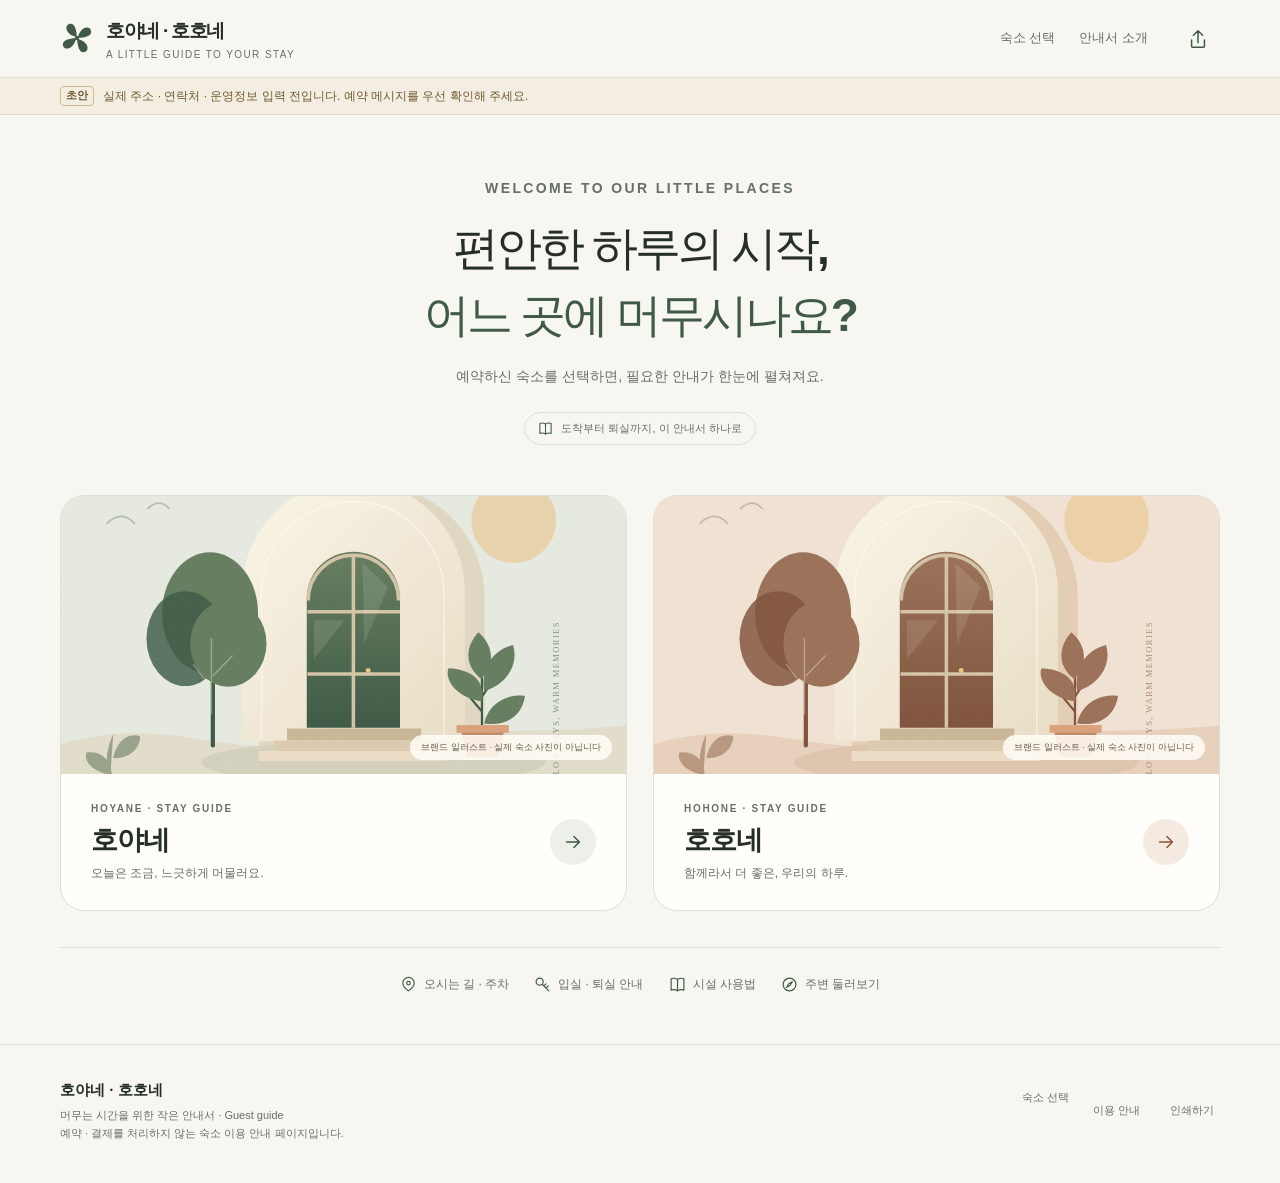
<file: index.html>
<!DOCTYPE html>
<html lang="ko">
<head>
  <meta charset="UTF-8">
  <meta name="viewport" content="width=device-width, initial-scale=1, viewport-fit=cover">
  <meta name="theme-color" content="#405a47">
  <meta name="referrer" content="strict-origin-when-cross-origin">
  <meta name="description" content="호야네 · 호호네의 오시는 길, 주차, 입실·퇴실, 시설 이용 안내를 확인하세요.">
  <meta name="robots" content="noindex, nofollow">
  <meta property="og:type" content="website">
  <meta property="og:locale" content="ko_KR">
  <meta property="og:site_name" content="호야네 · 호호네">
  <meta property="og:title" content="호야네 · 호호네 | 숙소 안내">
  <meta property="og:description" content="호야네 · 호호네의 오시는 길, 주차, 입실·퇴실, 시설 이용 안내를 확인하세요.">
  <!-- PUBLIC_META_START -->
  <link rel="canonical" href="https://renu-kim.github.io/Hoya-hoho-house/">
  <meta property="og:url" content="https://renu-kim.github.io/Hoya-hoho-house/">
  <meta property="og:image" content="https://renu-kim.github.io/Hoya-hoho-house/assets/images/hoya/og.png">
  <meta property="og:image:width" content="1200">
  <meta property="og:image:height" content="630">
  <meta property="og:image:alt" content="호야네 · 호호네 숙소 안내 — 브랜드 일러스트">
  <!-- PUBLIC_META_END -->
  <title>호야네 · 호호네 | 숙소 안내</title>
  <link rel="icon" type="image/svg+xml" href="./assets/images/favicon.svg">
  <link rel="stylesheet" href="./assets/css/style.css">
  <script src="./assets/js/stay-data.js" defer></script>
  <script src="./assets/js/app.js" defer></script>
</head>
<body data-stay="home" data-theme="forest">
  <a class="skip-link" href="#main">본문 바로가기</a>
  <div id="app"><main id="main" class="wrap"><h1>호야네 · 호호네 숙소 안내</h1><p>안내 페이지를 불러오는 중입니다. 실제 이용 정보는 예약 메시지를 확인해 주세요.</p></main></div>
  <noscript><div class="no-js"><p>상세 안내와 인터랙션에는 JavaScript가 필요합니다. 브라우저 설정에서 JavaScript를 켜 주세요. 출입 정보와 정확한 주소는 예약 메시지에서 확인해 주세요.</p><p><a href="./hoya/">호야네 안내</a> · <a href="./hoho/">호호네 안내</a></p></div></noscript>
</body>
</html>
</file>
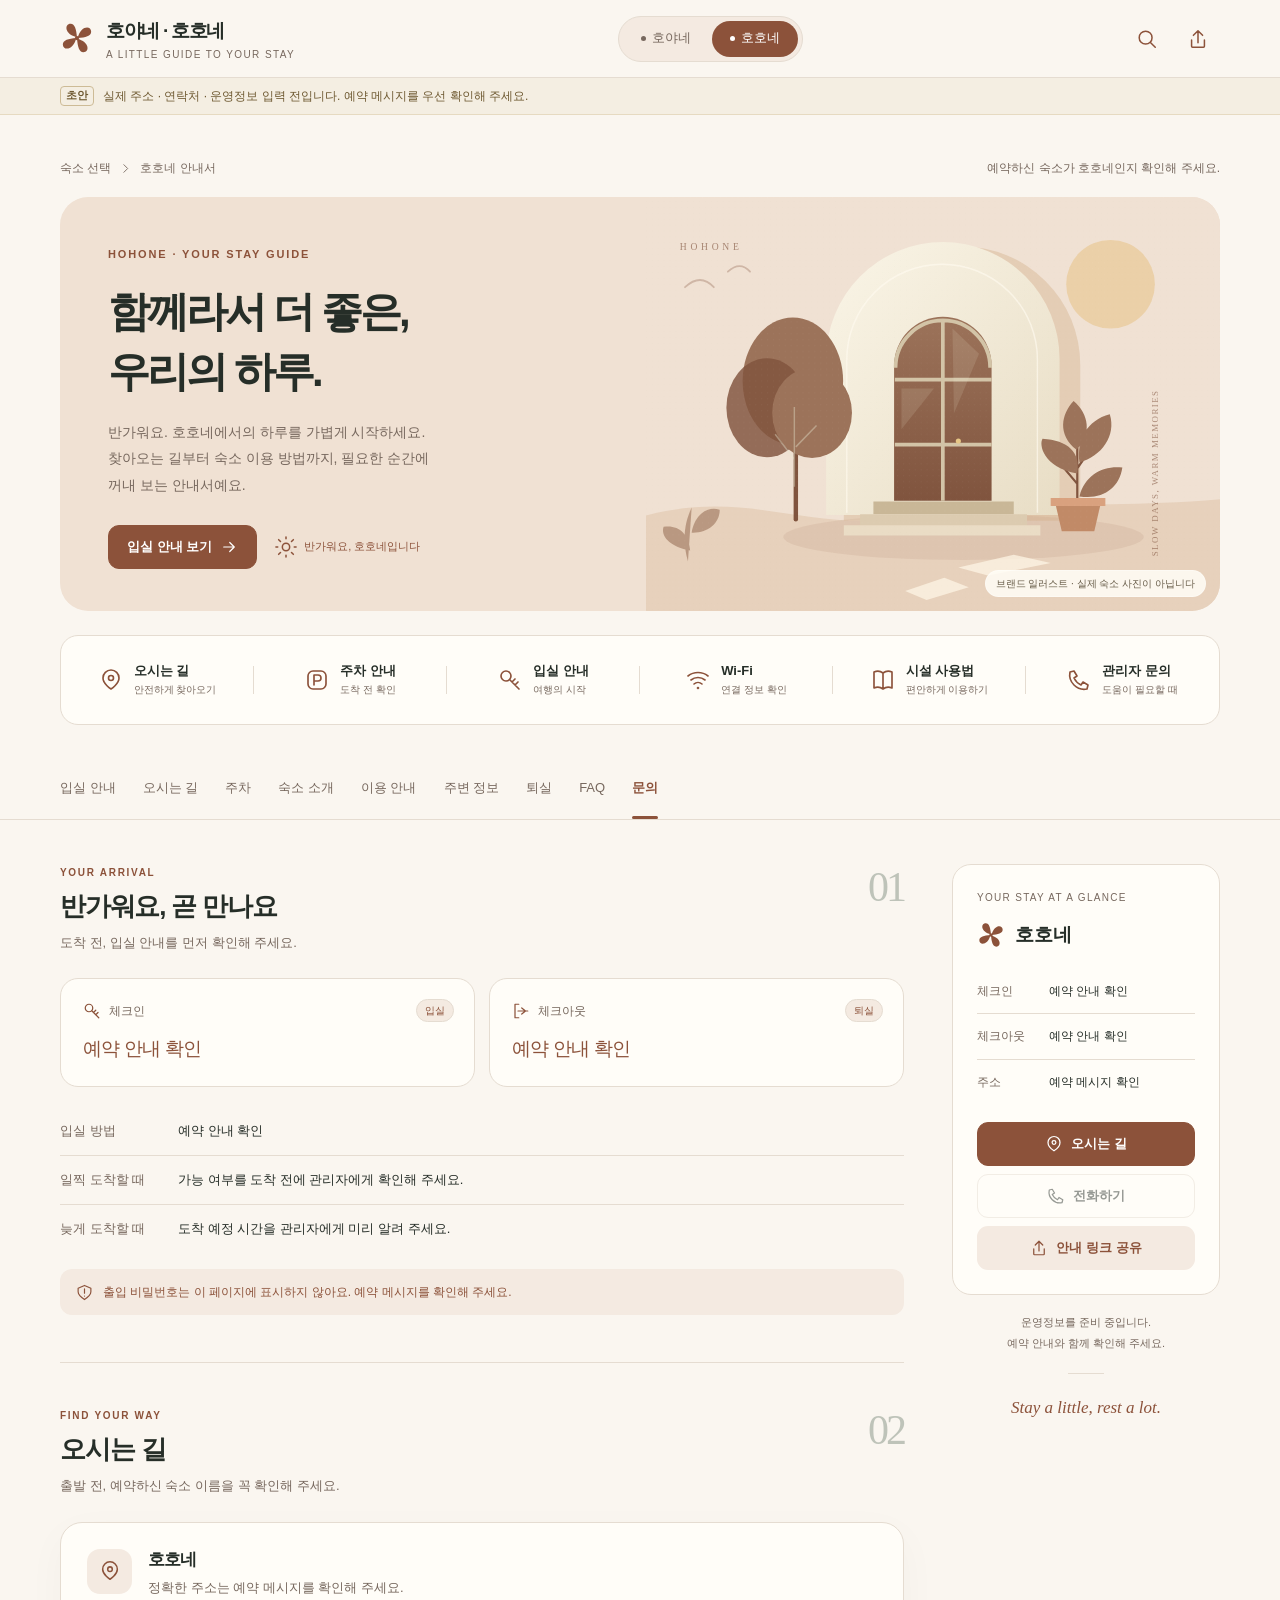
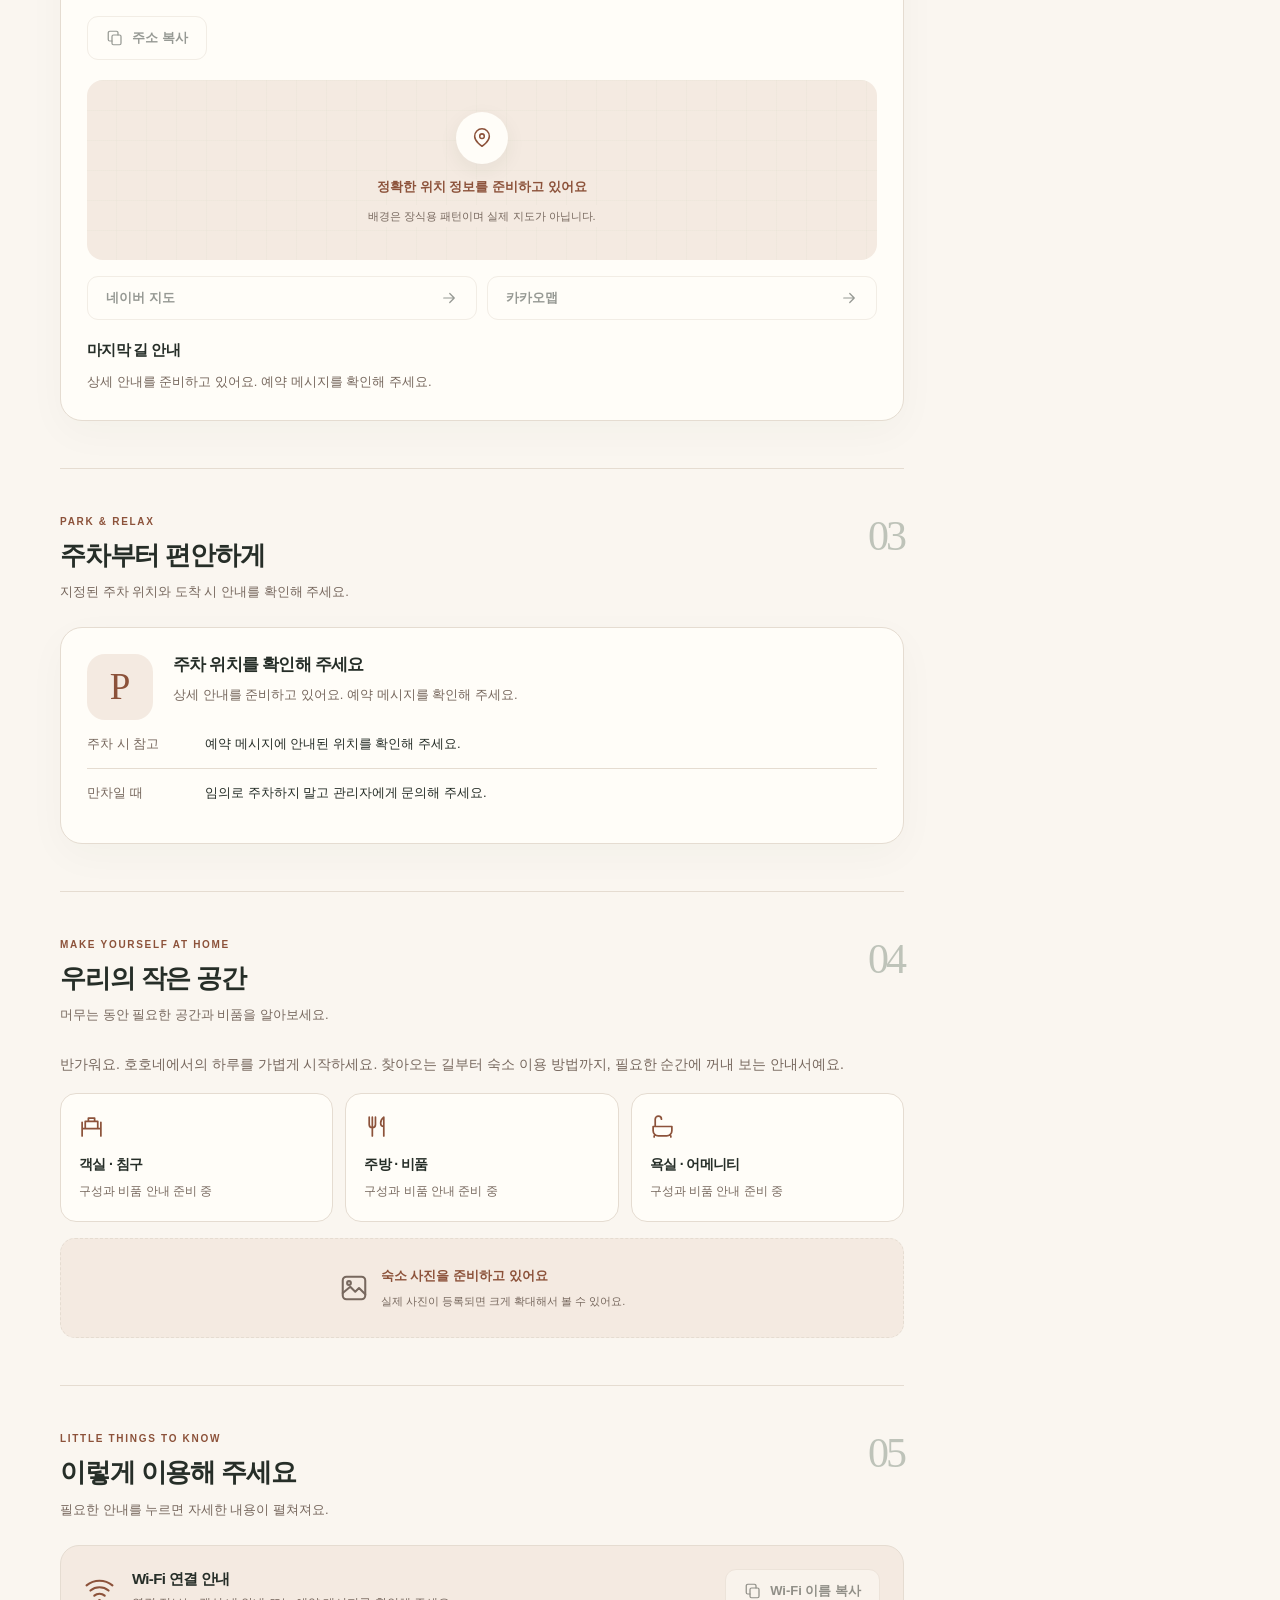
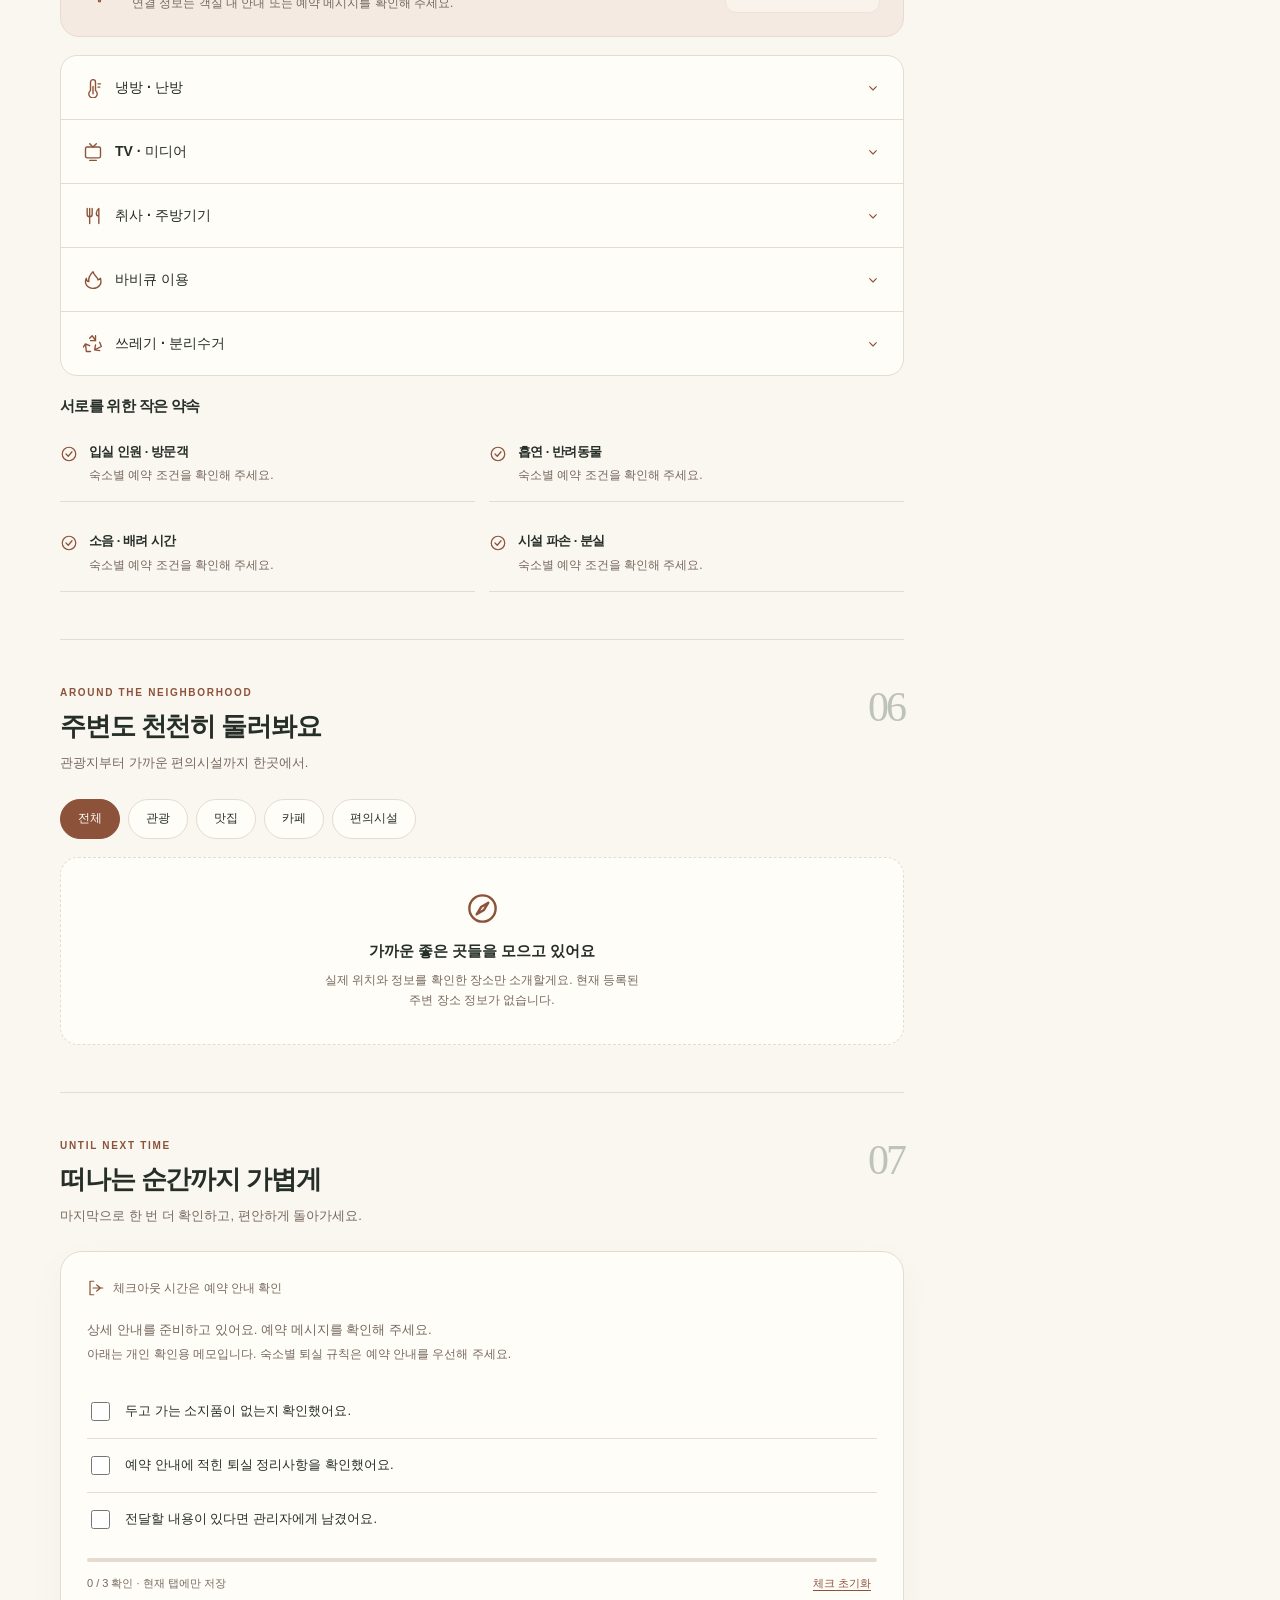
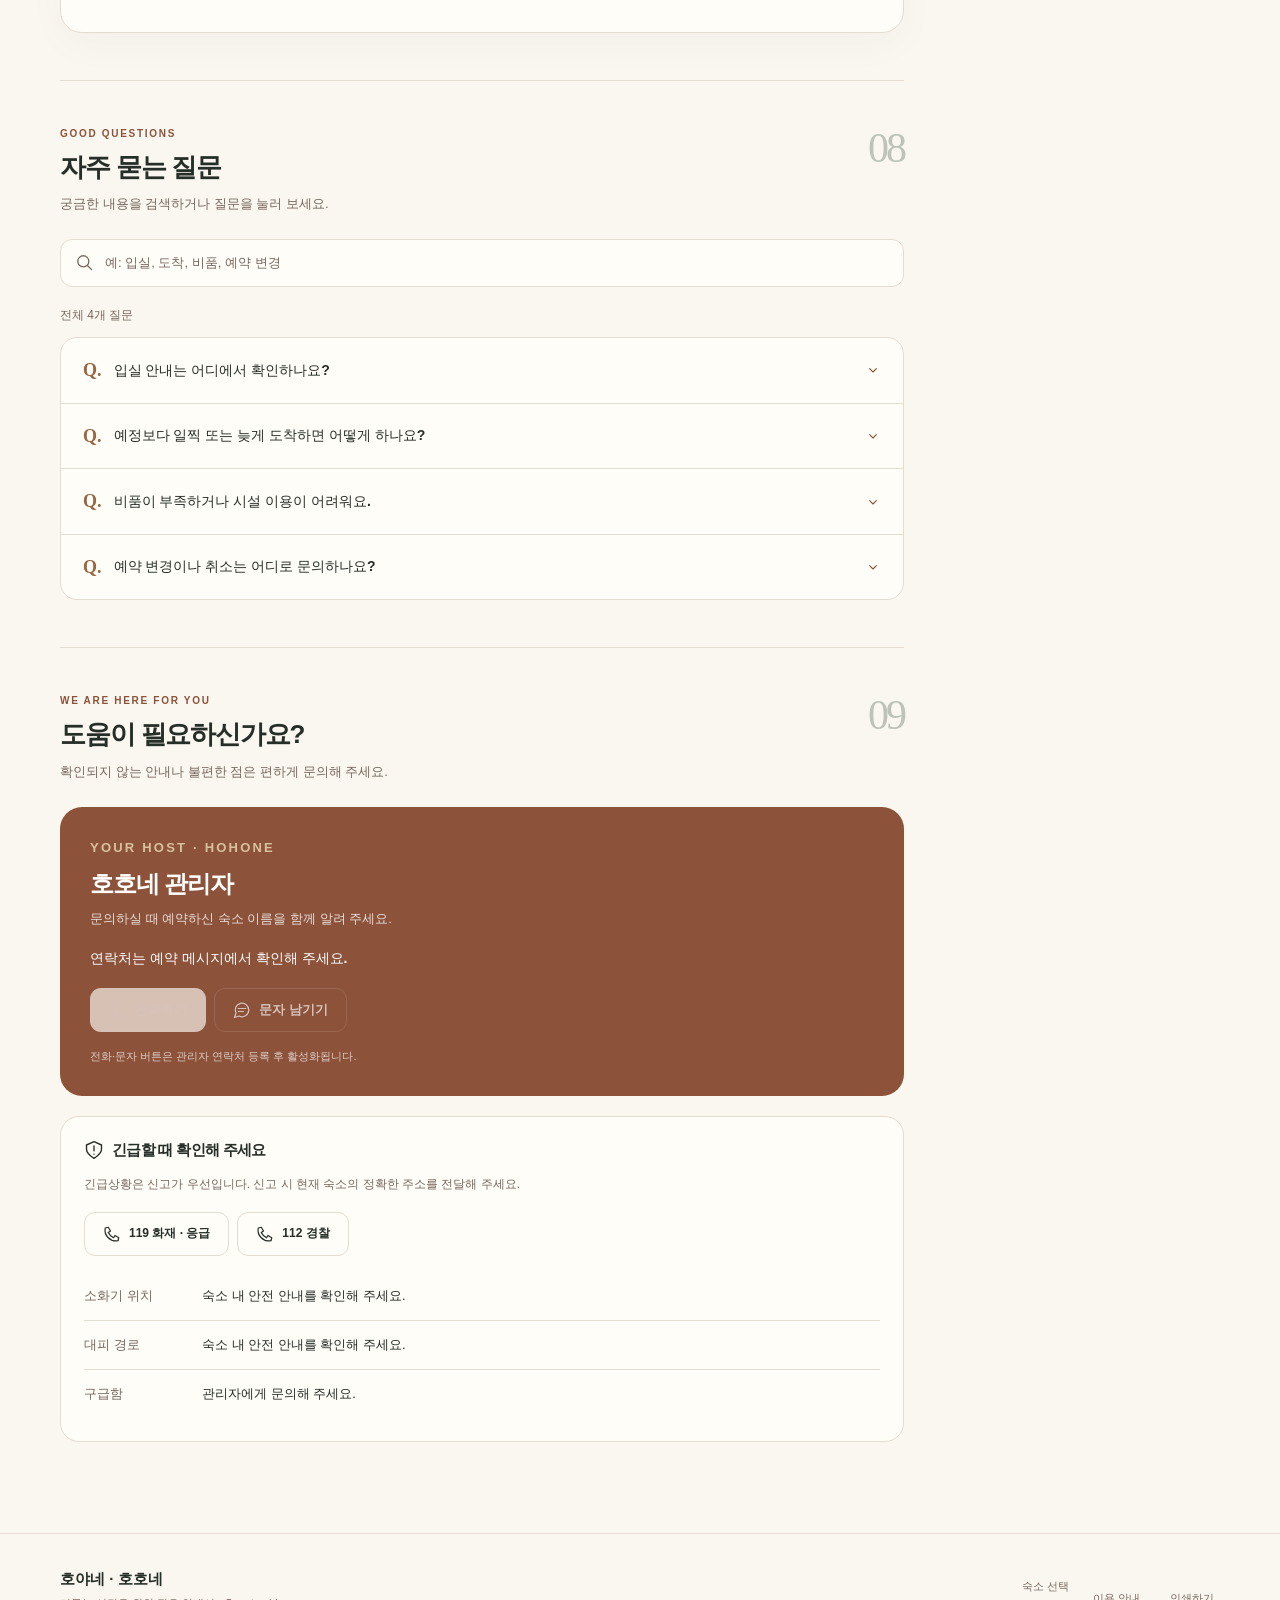
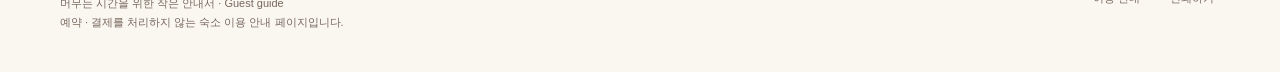
<file: hoho/index.html>
<!DOCTYPE html>
<html lang="ko">
<head>
  <meta charset="UTF-8">
  <meta name="viewport" content="width=device-width, initial-scale=1, viewport-fit=cover">
  <meta name="theme-color" content="#8c523a">
  <meta name="referrer" content="strict-origin-when-cross-origin">
  <meta name="description" content="호호네의 오시는 길, 주차, 입실·퇴실, 시설 이용 안내를 확인하세요.">
  <meta name="robots" content="noindex, nofollow">
  <meta property="og:type" content="website">
  <meta property="og:locale" content="ko_KR">
  <meta property="og:site_name" content="호야네 · 호호네">
  <meta property="og:title" content="호호네 | 숙소 안내">
  <meta property="og:description" content="호호네의 오시는 길, 주차, 입실·퇴실, 시설 이용 안내를 확인하세요.">
  <!-- PUBLIC_META_START -->
  <link rel="canonical" href="https://renu-kim.github.io/Hoya-hoho-house/hoho/">
  <meta property="og:url" content="https://renu-kim.github.io/Hoya-hoho-house/hoho/">
  <meta property="og:image" content="https://renu-kim.github.io/Hoya-hoho-house/assets/images/hoho/og.png">
  <meta property="og:image:width" content="1200">
  <meta property="og:image:height" content="630">
  <meta property="og:image:alt" content="호호네 숙소 안내 — 브랜드 일러스트">
  <!-- PUBLIC_META_END -->
  <title>호호네 | 숙소 안내</title>
  <link rel="icon" type="image/svg+xml" href="../assets/images/favicon.svg">
  <link rel="stylesheet" href="../assets/css/style.css">
  <script src="../assets/js/stay-data.js" defer></script>
  <script src="../assets/js/app.js" defer></script>
</head>
<body data-stay="hoho" data-theme="clay">
  <a class="skip-link" href="#main">본문 바로가기</a>
  <div id="app"><main id="main" class="wrap"><h1>호호네 숙소 안내</h1><p>안내 페이지를 불러오는 중입니다. 실제 이용 정보는 예약 메시지를 확인해 주세요.</p></main></div>
  <noscript><div class="no-js"><p>상세 안내와 인터랙션에는 JavaScript가 필요합니다. 브라우저 설정에서 JavaScript를 켜 주세요. 출입 정보와 정확한 주소는 예약 메시지에서 확인해 주세요.</p><p><a href="../hoya/">호야네 안내</a> · <a href="../hoho/">호호네 안내</a></p></div></noscript>
</body>
</html>
</file>
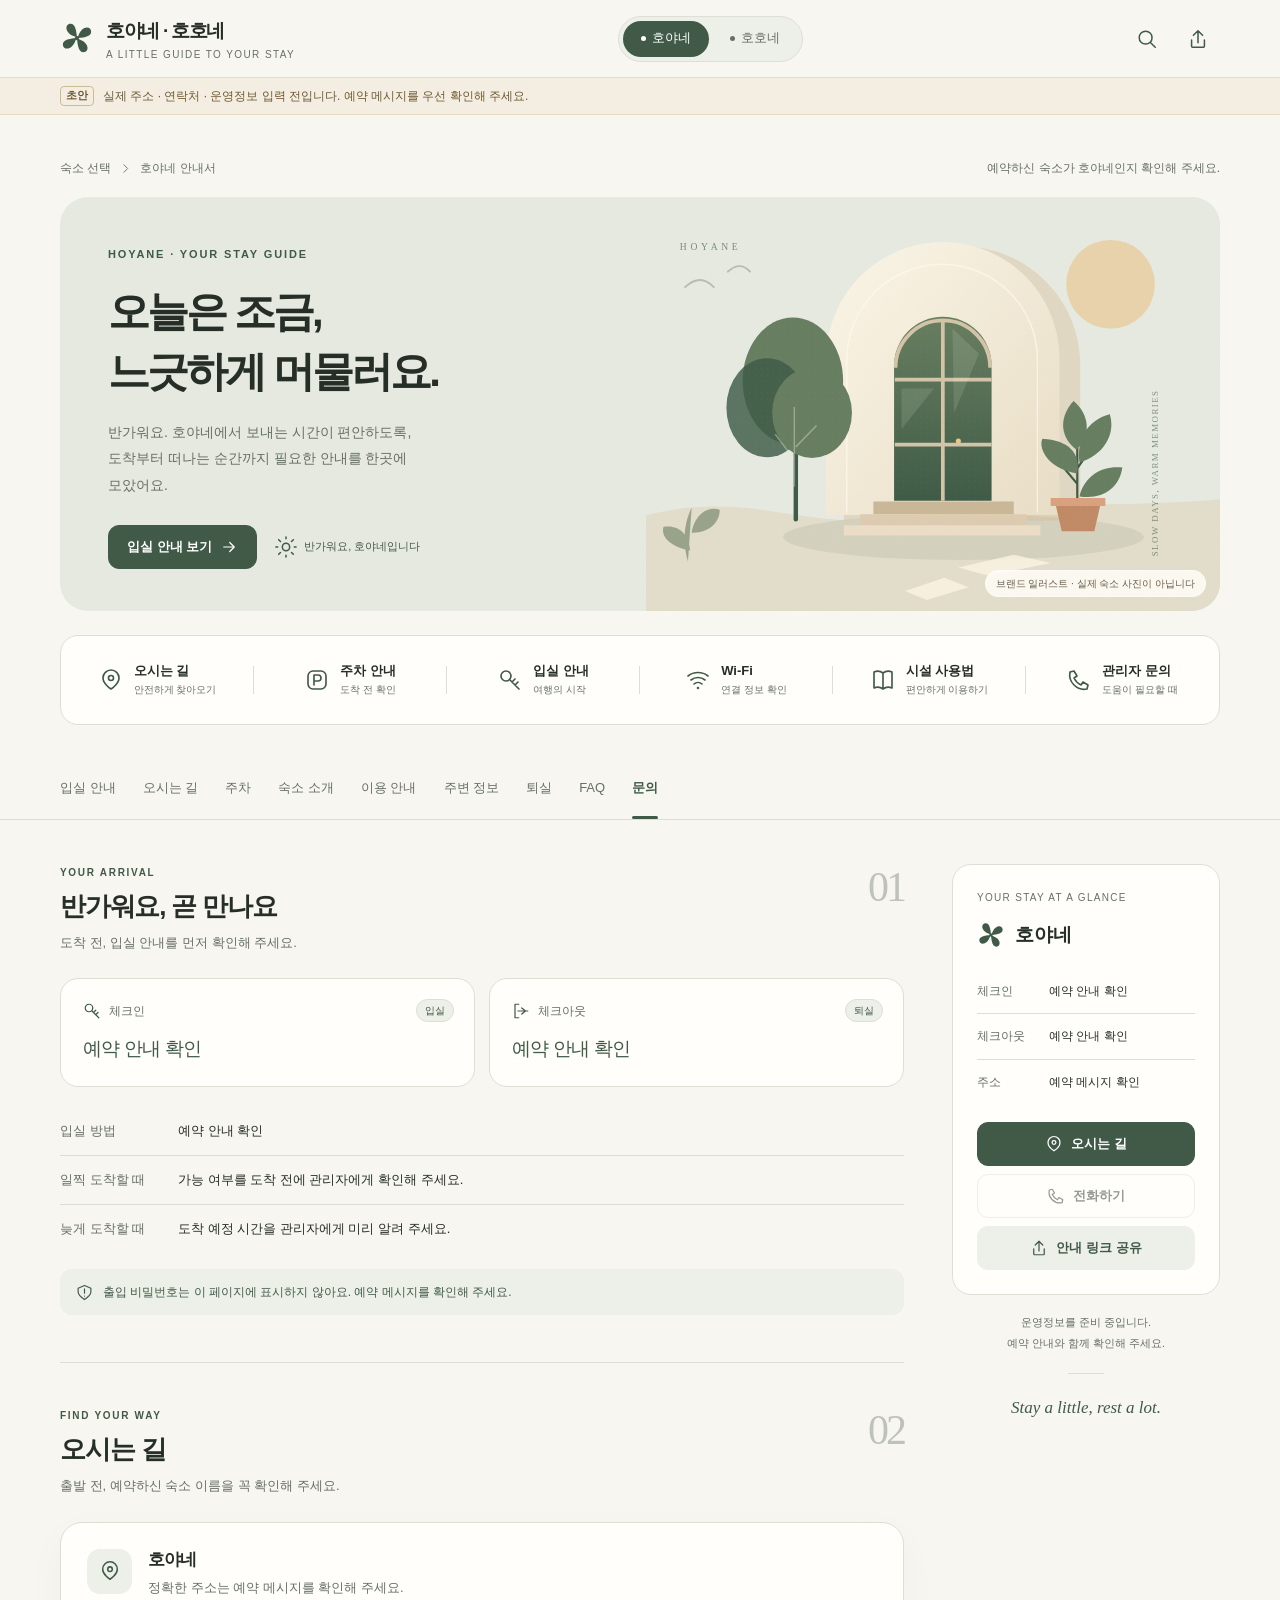
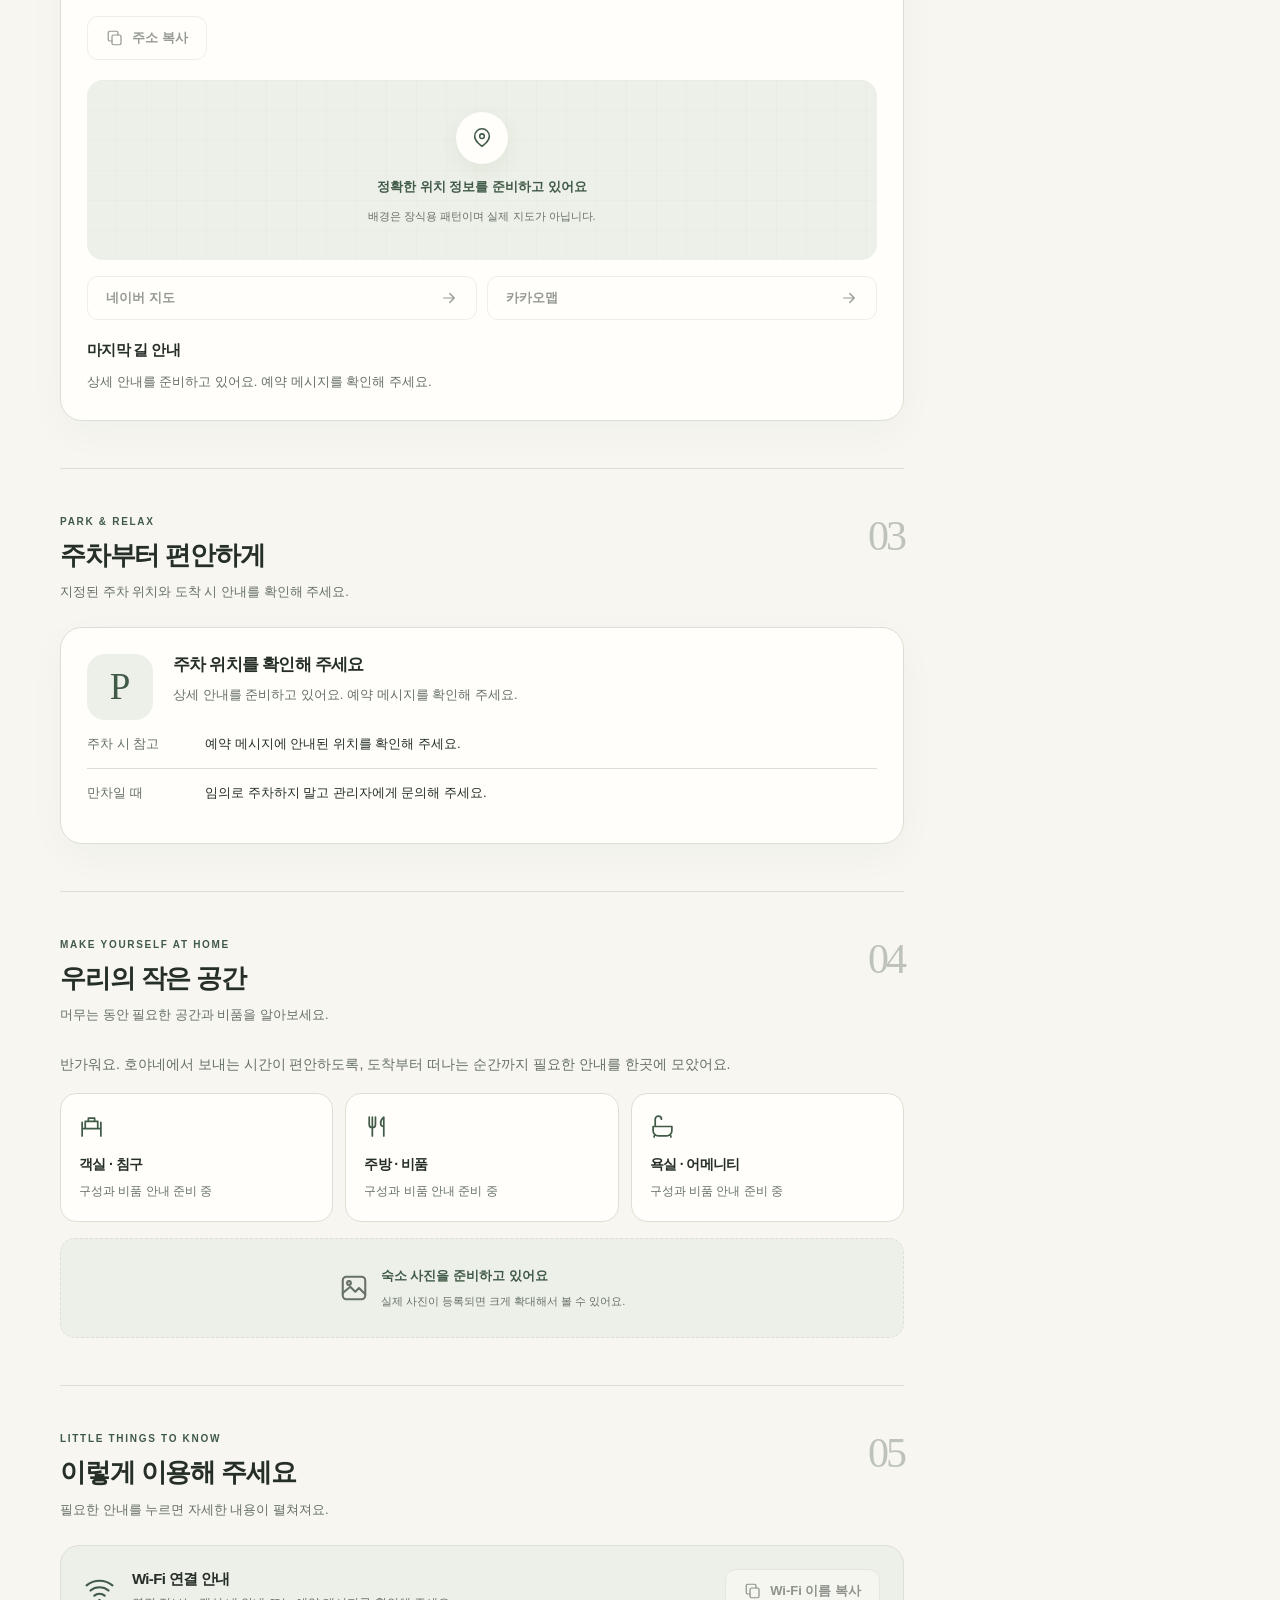
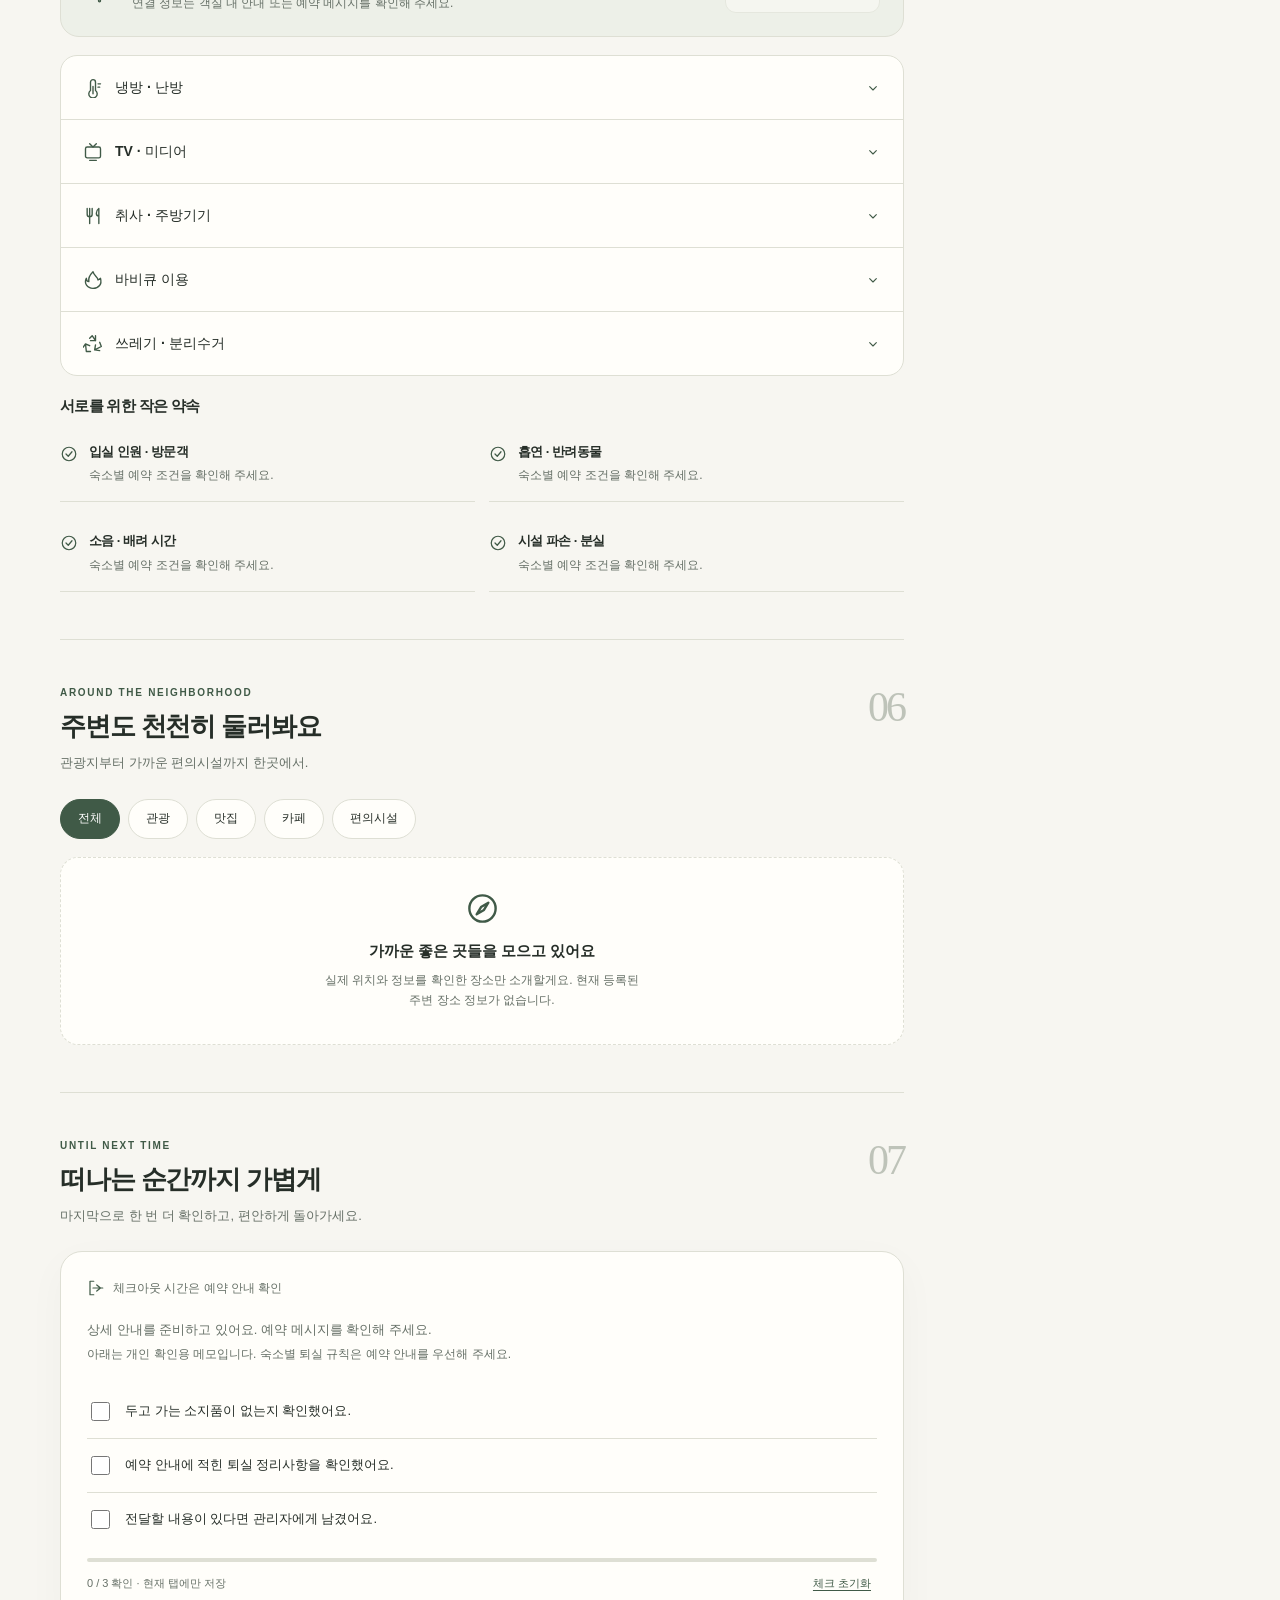
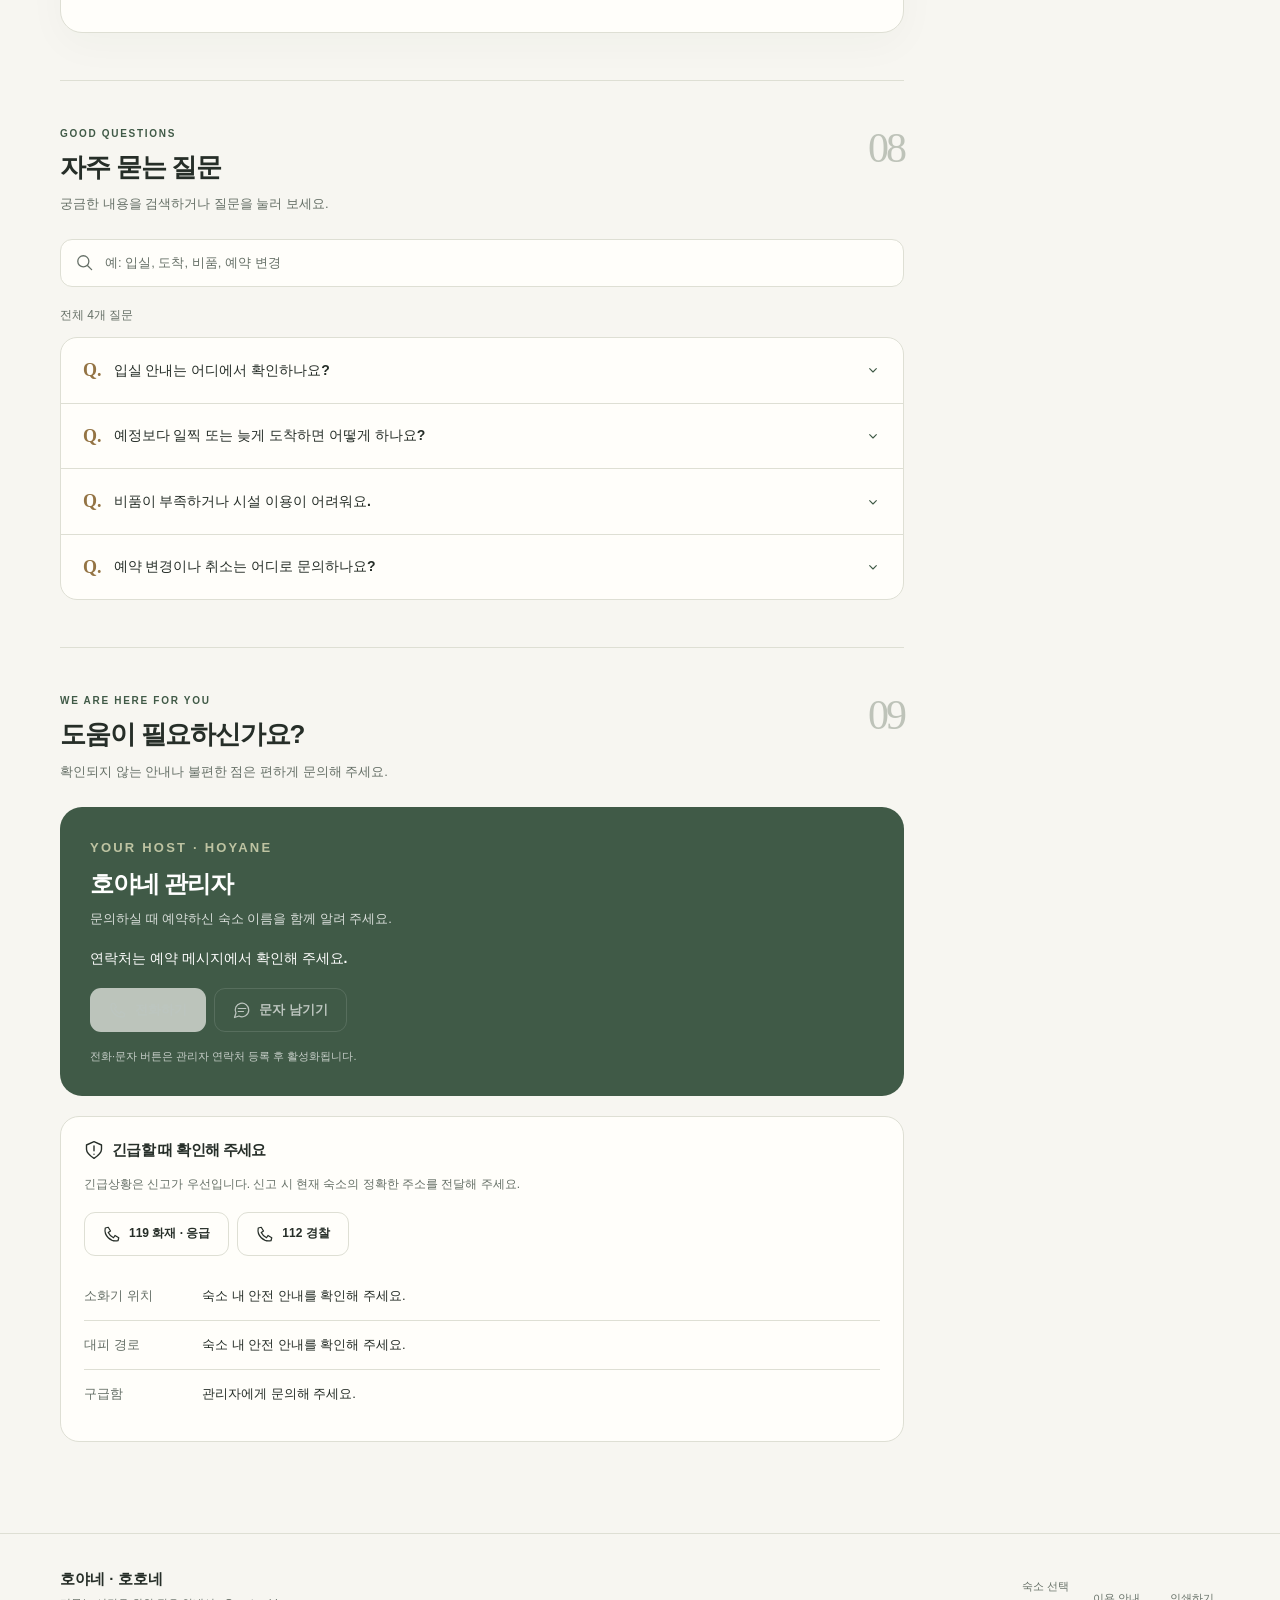
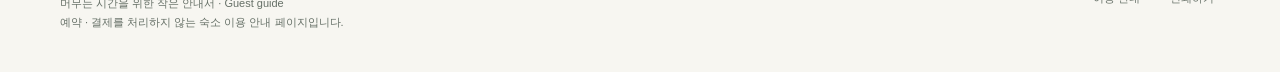
<file: hoya/index.html>
<!DOCTYPE html>
<html lang="ko">
<head>
  <meta charset="UTF-8">
  <meta name="viewport" content="width=device-width, initial-scale=1, viewport-fit=cover">
  <meta name="theme-color" content="#405a47">
  <meta name="referrer" content="strict-origin-when-cross-origin">
  <meta name="description" content="호야네의 오시는 길, 주차, 입실·퇴실, 시설 이용 안내를 확인하세요.">
  <meta name="robots" content="noindex, nofollow">
  <meta property="og:type" content="website">
  <meta property="og:locale" content="ko_KR">
  <meta property="og:site_name" content="호야네 · 호호네">
  <meta property="og:title" content="호야네 | 숙소 안내">
  <meta property="og:description" content="호야네의 오시는 길, 주차, 입실·퇴실, 시설 이용 안내를 확인하세요.">
  <!-- PUBLIC_META_START -->
  <link rel="canonical" href="https://renu-kim.github.io/Hoya-hoho-house/hoya/">
  <meta property="og:url" content="https://renu-kim.github.io/Hoya-hoho-house/hoya/">
  <meta property="og:image" content="https://renu-kim.github.io/Hoya-hoho-house/assets/images/hoya/og.png">
  <meta property="og:image:width" content="1200">
  <meta property="og:image:height" content="630">
  <meta property="og:image:alt" content="호야네 숙소 안내 — 브랜드 일러스트">
  <!-- PUBLIC_META_END -->
  <title>호야네 | 숙소 안내</title>
  <link rel="icon" type="image/svg+xml" href="../assets/images/favicon.svg">
  <link rel="stylesheet" href="../assets/css/style.css">
  <script src="../assets/js/stay-data.js" defer></script>
  <script src="../assets/js/app.js" defer></script>
</head>
<body data-stay="hoya" data-theme="forest">
  <a class="skip-link" href="#main">본문 바로가기</a>
  <div id="app"><main id="main" class="wrap"><h1>호야네 숙소 안내</h1><p>안내 페이지를 불러오는 중입니다. 실제 이용 정보는 예약 메시지를 확인해 주세요.</p></main></div>
  <noscript><div class="no-js"><p>상세 안내와 인터랙션에는 JavaScript가 필요합니다. 브라우저 설정에서 JavaScript를 켜 주세요. 출입 정보와 정확한 주소는 예약 메시지에서 확인해 주세요.</p><p><a href="../hoya/">호야네 안내</a> · <a href="../hoho/">호호네 안내</a></p></div></noscript>
</body>
</html>
</file>
<file: assets/css/style.css>
/* 호야네 · 호호네 — mobile-first guest guide. No external fonts or CSS dependencies. */
:root{--bg:#f7f6f1;--paper:#fffefa;--ink:#262e28;--muted:#667067;--accent:#405a47;--accent-strong:#2e4534;--soft:#edf0e8;--line:#dedfd4;--gold:#947444;--hero:#e6e9df;--shadow:0 12px 40px #24312608;--radius:22px;--nav-height:62px;--header-height:78px;color-scheme:light}
*{box-sizing:border-box}html{scroll-behavior:smooth;scroll-padding-top:155px}body{margin:0;background:var(--bg);color:var(--ink);font-family:-apple-system,BlinkMacSystemFont,"Apple SD Gothic Neo","Malgun Gothic","Segoe UI",sans-serif;font-size:15px;line-height:1.7;word-break:keep-all;overflow-wrap:anywhere;-webkit-font-smoothing:antialiased}body[data-theme=clay]{--accent:#8c523a;--accent-strong:#70402d;--soft:#f4eae1;--line:#e5dcd1;--hero:#f0e1d3;--gold:#996641;--bg:#faf6f0;--paper:#fffdf8;--muted:#77685e}body.modal-open{overflow:hidden}a{color:inherit;text-decoration:none}button,input,textarea{font:inherit}button,a,input,summary,textarea{-webkit-tap-highlight-color:transparent}button{cursor:pointer}button{color:inherit}button:disabled{cursor:not-allowed}button,a{-webkit-touch-callout:default}button:focus-visible,a:focus-visible,input:focus-visible,summary:focus-visible,textarea:focus-visible,[tabindex]:focus-visible{outline:3px solid var(--accent);outline-offset:5px}button:disabled{opacity:.48}img{display:block;max-width:100%;height:auto}svg{display:block}button{border:0}h1,h2,h3,h4,p{margin-top:0}h1,h2,h3,h4{line-height:1.35;letter-spacing:-.045em}h2{font-size:28px;font-weight:750;margin-bottom:8px}h3{font-size:18px;margin-bottom:10px}p{margin-bottom:16px}ul,ol{padding-left:22px}small{font-size:12px}[hidden]{display:none!important}.wrap{width:min(1160px,calc(100% - 64px));margin-inline:auto}.icon{width:22px;height:22px;flex:none;stroke:currentColor;stroke-width:1.65;fill:none;stroke-linecap:round;stroke-linejoin:round}.icon-sm{width:18px;height:18px}.muted{color:var(--muted)}.eyebrow{font-size:11px;letter-spacing:.17em;font-weight:700;color:var(--accent);text-transform:uppercase;margin:0 0 16px}.serif{font-family:Georgia,"Times New Roman",serif;font-weight:400}.sr-only{position:absolute;width:1px;height:1px;padding:0;margin:-1px;overflow:hidden;clip:rect(0,0,0,0);white-space:nowrap;border:0}.skip-link{position:fixed;z-index:200;top:10px;left:10px;background:var(--accent);color:#fff;padding:12px 18px;border-radius:10px;transform:translateY(-180%)}.skip-link:focus{transform:translateY(0)}.pre-line{white-space:pre-line}.site-header{height:var(--header-height);border-bottom:1px solid var(--line);background:var(--bg);position:relative;z-index:25}.header-inner{height:100%;display:flex;align-items:center;gap:28px}.brand{display:flex;align-items:center;gap:12px;flex:none}.brand-mark{height:34px;width:34px;color:var(--accent)}.brand-name{font-size:19px;font-weight:760;letter-spacing:-.07em}.brand-sub{font-size:10px;color:var(--muted);letter-spacing:.14em;line-height:1.4}.header-nav{display:flex;align-items:center;gap:24px;margin-left:auto;font-size:13px;color:var(--muted)}.header-nav a:hover{color:var(--accent)}.header-actions{display:flex;gap:7px;margin-left:auto}.header-nav+.header-actions{margin-left:0}.icon-button{width:44px;height:44px;border-radius:50%;background:transparent;display:inline-flex;align-items:center;justify-content:center;color:var(--accent);flex:none}.icon-button:hover{background:var(--soft)}.switcher{display:flex;padding:4px;background:var(--soft);border:1px solid var(--line);border-radius:99px;gap:3px;margin-left:auto}.switcher a{display:flex;align-items:center;justify-content:center;gap:6px;padding:5px 18px;min-height:36px;border-radius:99px;font-size:13px;white-space:nowrap;color:var(--muted)}.switcher a[aria-current=page]{background:var(--accent);color:#fff}.switcher .dot{width:5px;height:5px;border-radius:50%;background:currentColor}.draft-strip{background:#f4eee2;border-bottom:1px solid #e6dac1;color:#6e5931;font-size:12px}.draft-strip .wrap{display:flex;align-items:center;gap:9px;padding-block:8px}.draft-strip strong{font-size:11px;border:1px solid #cdbb96;border-radius:4px;padding:0 5px;flex:none;line-height:1.6}.hero{padding-top:43px;padding-bottom:32px}.hero-kicker{display:flex;align-items:center;justify-content:space-between;color:var(--muted);font-size:12px;margin-bottom:18px}.breadcrumb{display:flex;align-items:center;gap:8px}.breadcrumb .icon{width:13px;height:13px}.hero-grid{display:grid;grid-template-columns:1.02fr 1fr;border-radius:28px;background:var(--hero);overflow:hidden;min-height:386px;isolation:isolate}.hero-copy{padding:48px 30px 42px 48px;display:flex;flex-direction:column;align-items:flex-start;justify-content:center;z-index:1}.hero-copy .eyebrow{margin-bottom:19px}.hero h1{font-size:42px;line-height:1.42;font-weight:600;margin-bottom:17px;letter-spacing:-.07em}.hero h1 em{font-style:normal;color:var(--accent)}.hero-intro{max-width:350px;font-size:14px;line-height:1.9;color:var(--muted);margin-bottom:26px}.hero-bottom{display:flex;align-items:center;gap:18px}.hero-greeting{display:flex;gap:7px;align-items:center;font-size:11px;color:var(--accent)}.hero-media{min-height:350px;position:relative;display:flex;align-items:center;justify-content:center;overflow:hidden}.hero-media>img{position:absolute;width:100%;height:100%;inset:0;object-fit:cover}.art-credit{position:absolute;bottom:14px;right:14px;max-width:calc(100% - 28px);font-size:10px;padding:4px 10px;background:#fffdf6dc;color:#665b47;border:1px solid #ffffff55;border-radius:30px;z-index:2}.button{min-height:44px;padding:10px 18px;border:1px solid var(--line);border-radius:11px;background:var(--paper);font-weight:600;display:inline-flex;align-items:center;justify-content:center;gap:8px;font-size:13px;transition:background .18s,transform .18s;text-align:center}.button:hover:not(:disabled){background:var(--soft);transform:translateY(-1px)}.button.primary{background:var(--accent);border-color:var(--accent);color:#fff}.button.primary:hover:not(:disabled){background:var(--accent-strong)}.button.ghost{background:transparent}.button.subtle{background:var(--soft);border-color:transparent;color:var(--accent)}.button .icon{width:18px;height:18px}.text-link{display:inline-flex;align-items:center;gap:6px;font-size:13px;color:var(--accent);font-weight:600;min-height:44px}.text-link .icon{width:16px;height:16px}.text-link:hover{text-decoration:underline;text-underline-offset:4px}.button-row{display:flex;gap:8px;flex-wrap:wrap}.quick-section{margin-top:24px;display:grid;grid-template-columns:repeat(6,1fr);border:1px solid var(--line);border-radius:18px;overflow:hidden;background:var(--paper)}.quick-item{display:flex;align-items:center;justify-content:center;gap:11px;padding:20px 10px;position:relative;min-height:88px}.quick-item:not(:last-child):after{content:"";position:absolute;right:0;height:28px;width:1px;background:var(--line)}.quick-item .icon{width:24px;height:24px;color:var(--accent)}.quick-item strong{font-size:13px;display:block;line-height:1.5}.quick-item span{font-size:10px;color:var(--muted);display:block;line-height:1.7}.quick-item:hover{background:var(--soft)}.section-nav{position:sticky;top:0;z-index:20;background:var(--bg);border-bottom:1px solid var(--line)}.section-nav .wrap{display:flex;gap:27px;overflow-x:auto;scrollbar-width:none}.section-nav .wrap::-webkit-scrollbar{display:none}.section-nav a{display:flex;align-items:center;min-height:62px;white-space:nowrap;font-size:13px;color:var(--muted);position:relative;flex:none}.section-nav a.active,.section-nav a:hover{color:var(--accent);font-weight:700}.section-nav a.active:after{content:"";position:absolute;bottom:0;left:0;right:0;height:3px;border-radius:3px;background:var(--accent)}.content-layout{display:grid;grid-template-columns:minmax(0,1fr) 268px;gap:48px;padding-top:44px}.guide-content{min-width:0}.guide-section{padding-bottom:47px;margin-bottom:44px;border-bottom:1px solid var(--line);scroll-margin-top:88px}.guide-section:last-child{border-bottom:0}.section-heading{display:flex;justify-content:space-between;align-items:flex-start;gap:20px;margin-bottom:24px}.section-heading .eyebrow{margin-bottom:8px;font-size:10px}.section-heading h2{font-size:26px}.section-description{color:var(--muted);font-size:13px;margin-bottom:0}.section-number{color:#bec3b9;font-size:42px;line-height:1.1;letter-spacing:-.07em;font-family:Georgia,serif}.card{border:1px solid var(--line);background:var(--paper);border-radius:var(--radius);padding:26px;box-shadow:var(--shadow)}.card h3{font-size:16px}.card p{font-size:13px;color:var(--muted);line-height:1.85}.card p:last-child{margin-bottom:0}.empty-note{display:flex;gap:10px;background:var(--soft);border-radius:12px;padding:13px 16px;font-size:12px;color:var(--accent);margin-top:16px}.empty-note .icon{width:17px;height:17px;margin-top:2px}.split-cards{display:grid;grid-template-columns:1fr 1fr;gap:14px}.time-card{background:var(--paper);border:1px solid var(--line);border-radius:18px;padding:22px;position:relative}.time-card-label{display:flex;align-items:center;gap:8px;font-size:12px;color:var(--muted)}.time-card-label .icon{width:18px;height:18px;color:var(--accent)}.time-value{display:block;font-size:30px;font-weight:550;letter-spacing:-.04em;color:var(--accent);line-height:1.5;margin-top:7px}.time-value.pending{font-size:19px;margin-top:14px}.time-card .tag{position:absolute;top:20px;right:20px}.tag{display:inline-flex;align-items:center;gap:5px;font-size:10px;color:var(--accent);border:1px solid var(--line);background:var(--soft);border-radius:30px;padding:2px 8px;line-height:1.7;white-space:nowrap}.lead-text{font-size:14px;color:var(--muted);line-height:1.9}.content-block{margin-top:20px}.content-block h3{font-size:15px}.info-list{margin:0}.info-row{display:grid;grid-template-columns:100px minmax(0,1fr);padding:13px 0;border-bottom:1px solid var(--line);gap:18px;font-size:13px}.info-row:last-child{border-bottom:0}.info-row dt{color:var(--muted)}.info-row dd{margin:0}.address-card{display:flex;align-items:flex-start;gap:16px;margin-bottom:15px}.icon-box{height:45px;width:45px;border-radius:13px;display:flex;align-items:center;justify-content:center;background:var(--soft);color:var(--accent);flex:none}.address-card h3{font-size:17px;margin-bottom:5px}.address-card p{margin:0;color:var(--muted);font-size:13px}.map-placeholder{position:relative;margin-top:20px;border-radius:16px;min-height:180px;display:flex;flex-direction:column;justify-content:center;align-items:center;background:repeating-linear-gradient(0deg,transparent,transparent 29px,#ddddcc65 30px),repeating-linear-gradient(90deg,transparent,transparent 29px,#ddddcc65 30px),var(--soft);overflow:hidden;padding:25px;text-align:center}.map-placeholder .icon-box{background:var(--paper);box-shadow:0 6px 20px #233d2310;margin-bottom:12px;border-radius:50%;height:52px;width:52px}.map-placeholder strong{font-size:13px;color:var(--accent)}.map-placeholder p{font-size:11px;margin:7px 0 0;color:var(--muted);background:var(--soft);padding:1px 6px}.map-actions{display:grid;grid-template-columns:1fr 1fr;gap:10px;margin-top:16px}.map-actions .button{justify-content:space-between}.parking-card{display:flex;align-items:flex-start;gap:20px}.parking-letter{height:66px;width:66px;background:var(--soft);color:var(--accent);border-radius:18px;font-size:37px;font-family:Georgia,serif;line-height:66px;text-align:center;flex:none}.parking-card h3{font-size:17px;margin-bottom:6px}.parking-photo{margin-top:20px;max-height:320px;border-radius:16px;width:100%;object-fit:cover}.small-grid{display:grid;grid-template-columns:repeat(3,1fr);gap:12px}.space-card{padding:20px 18px;border-radius:16px;border:1px solid var(--line);background:var(--paper)}.space-card>.icon{width:25px;height:25px;color:var(--accent);margin-bottom:16px}.space-card h3{font-size:14px;margin-bottom:7px}.space-card p{font-size:12px;color:var(--muted);margin:0}.gallery-grid{display:grid;grid-template-columns:2fr 1fr 1fr;gap:10px;margin-top:18px}.gallery-button{border-radius:14px;overflow:hidden;position:relative;aspect-ratio:1.5;background:var(--soft);padding:0}.gallery-button img{width:100%;height:100%;object-fit:cover;transition:transform .2s}.gallery-button:hover img{transform:scale(1.035)}.gallery-button span{position:absolute;left:10px;bottom:10px;background:#18271ccb;color:white;border-radius:6px;padding:4px 8px;font-size:11px}.gallery-empty{border:1px dashed var(--line);border-radius:15px;display:flex;align-items:center;justify-content:center;gap:12px;min-height:100px;margin-top:16px;background:var(--soft);color:var(--muted);padding:20px}.gallery-empty strong{display:block;font-size:13px;color:var(--accent)}.gallery-empty span{font-size:11px}.gallery-empty .icon{width:30px;height:30px}.wifi-card{border:1px solid var(--line);border-radius:19px;padding:23px;background:var(--soft);display:flex;align-items:center;gap:17px;margin-bottom:18px;scroll-margin-top:88px}.wifi-card>.icon{height:31px;width:31px;color:var(--accent)}.wifi-card h3{font-size:15px;margin-bottom:4px}.wifi-card p{font-size:12px;color:var(--muted);margin:0}.wifi-card .button{margin-left:auto;flex:none}.accordion-list{border:1px solid var(--line);border-radius:17px;overflow:hidden;background:var(--paper)}.accordion{border-bottom:1px solid var(--line)}.accordion:last-child{border-bottom:0}summary{list-style:none;cursor:pointer;min-height:63px;display:flex;align-items:center;padding:17px 22px;gap:12px;font-size:14px;font-weight:550}summary::-webkit-details-marker{display:none}summary>.icon{color:var(--accent);height:20px;width:20px}summary .chevron{margin-left:auto;flex:none;transition:transform .2s;height:16px;width:16px}details[open] summary .chevron{transform:rotate(180deg)}details[open] summary{color:var(--accent);background:var(--soft)}.accordion-body{padding:18px 22px 22px;font-size:13px;color:var(--muted);line-height:1.95}.accordion-body p:last-child{margin-bottom:0}.accordion-body img{width:100%;max-height:350px;object-fit:contain;border-radius:10px;margin-top:15px}.rules-list{display:grid;grid-template-columns:1fr 1fr;gap:14px}.rule-item{display:flex;gap:11px;padding:16px 0;border-bottom:1px solid var(--line)}.rule-item .icon{width:18px;height:18px;color:var(--accent);margin-top:2px}.rule-item h3{font-size:13px;margin-bottom:5px}.rule-item p{color:var(--muted);font-size:12px;margin:0}.filter-row{display:flex;gap:8px;flex-wrap:wrap;margin-bottom:18px}.filter-chip{border:1px solid var(--line);background:var(--paper);border-radius:50px;padding:7px 17px;font-size:12px;min-height:40px}.filter-chip[aria-pressed=true]{background:var(--accent);color:white;border-color:var(--accent)}.nearby-empty{padding:33px 22px;border:1px dashed var(--line);border-radius:18px;text-align:center;background:var(--paper)}.nearby-empty .icon{width:35px;height:35px;color:var(--accent);margin:0 auto 12px}.nearby-empty strong{font-size:15px}.nearby-empty p{margin:7px auto 0;max-width:330px;color:var(--muted);font-size:12px}.nearby-grid{display:grid;grid-template-columns:1fr 1fr;gap:14px}.place-card{border:1px solid var(--line);border-radius:17px;overflow:hidden;background:var(--paper)}.place-card>img{aspect-ratio:1.8;width:100%;object-fit:cover}.place-body{padding:19px}.place-body h3{font-size:16px;margin:10px 0 5px}.place-body p{font-size:12px;color:var(--muted);margin-bottom:10px}.place-body .distance{font-size:11px;color:var(--accent)}.checklist{list-style:none;margin:18px 0 0;padding:0}.checklist li+li{border-top:1px solid var(--line)}.checklist label{padding:14px 0;display:flex;align-items:center;gap:12px;cursor:pointer;font-size:13px}.checklist input{width:19px;height:19px;accent-color:var(--accent);flex:none;cursor:pointer}.checklist input:checked+span{text-decoration:line-through;color:var(--muted)}.checklist-progress{height:4px;border-radius:5px;background:var(--line);margin-top:12px;overflow:hidden}.checklist-progress span{display:block;height:100%;background:var(--accent);transition:width .2s}.checklist-meta{display:flex;align-items:center;justify-content:space-between;gap:10px;color:var(--muted);font-size:11px}.checklist-meta button{background:none;font-size:11px;color:var(--accent);min-height:44px;text-decoration:underline;text-underline-offset:3px}.search-field{position:relative;margin-bottom:18px}.search-field>.icon{position:absolute;top:14px;left:15px;color:var(--muted);width:19px;height:19px}.search-field input{width:100%;padding:11px 16px 11px 44px;border:1px solid var(--line);border-radius:12px;background:var(--paper);height:48px;font-size:13px;color:var(--ink)}.search-field input::placeholder{color:var(--muted)}.faq-question-number{font-family:Georgia,serif;color:var(--gold);font-size:18px}.faq-count{font-size:12px;color:var(--muted);margin-bottom:12px}.contact-panel{background:var(--accent);color:#fff;border-radius:22px;padding:30px}.contact-panel .eyebrow{color:#fffbd2a8;margin-bottom:9px}.contact-panel h3{font-size:24px;margin-bottom:8px}.contact-panel p{font-size:13px;color:#ffffffcb}.contact-panel .button{border-color:#ffffff30}.contact-panel .button.ghost{color:#fff}.contact-panel .button.ghost:hover:not(:disabled){background:#ffffff17}.contact-panel .button:disabled{opacity:.65}.contact-panel .contact-number{font-size:20px;font-weight:550;margin:17px 0}.contact-panel .contact-number.pending{font-size:14px}.contact-hours{font-size:11px;margin-top:15px;color:#ffffffb3}.emergency-card{border:1px solid var(--line);border-radius:19px;padding:23px;margin-top:20px;background:var(--paper)}.emergency-card>h3{display:flex;align-items:center;gap:8px;font-size:15px}.emergency-card>h3 .icon{width:20px;height:20px}.emergency-actions{display:flex;gap:8px;margin:16px 0}.emergency-actions .button{font-size:12px}.side-panel{position:sticky;top:91px;align-self:start;margin-top:0}.side-card{border:1px solid var(--line);border-radius:19px;background:var(--paper);padding:24px}.side-eyebrow{font-size:10px;letter-spacing:.13em;color:var(--muted);margin:0 0 13px}.side-title{display:flex;align-items:center;gap:10px;margin-bottom:18px}.side-title .brand-mark{width:28px;height:28px}.side-title strong{font-size:19px}.side-card .info-row{grid-template-columns:62px 1fr;gap:10px;font-size:12px;padding:12px 0}.side-card>.button{width:100%;margin-top:18px}.side-card>.button+.button{margin-top:8px}.side-note{font-size:11px;color:var(--muted);margin:17px 6px 0;text-align:center;line-height:1.85}.side-line{display:block;height:1px;background:var(--line);width:36px;margin:20px auto}.side-bottom{text-align:center;font-family:Georgia,serif;font-size:17px;font-style:italic;color:var(--accent)}.site-footer{border-top:1px solid var(--line);padding:32px 0 40px}.footer-inner{display:flex;align-items:center;justify-content:space-between;gap:20px}.footer-brand{font-size:15px;font-weight:650;margin-bottom:3px}.footer-note{font-size:11px;color:var(--muted);margin:0}.footer-actions{display:flex;gap:18px;font-size:11px;color:var(--muted)}.footer-actions button{background:none;color:var(--muted);font-size:11px;min-height:44px}.mobile-dock{display:none}.toast{position:fixed;left:50%;bottom:30px;transform:translate(-50%,15px);z-index:120;opacity:0;pointer-events:none;padding:13px 20px;border-radius:12px;background:#24372a;color:#fff;font-size:13px;max-width:min(480px,calc(100% - 36px));width:max-content;box-shadow:0 8px 40px #0002;transition:opacity .2s,transform .2s;text-align:center}.toast.visible{opacity:1;transform:translate(-50%,0)}dialog{border:1px solid var(--line);border-radius:22px;padding:0;max-width:calc(100% - 32px);width:560px;background:var(--paper);color:var(--ink);box-shadow:0 25px 120px #1113}dialog::backdrop{background:#17211bbb;backdrop-filter:blur(4px)}.dialog-header{display:flex;align-items:center;justify-content:space-between;padding:20px 24px 10px;gap:20px}.dialog-header h2{font-size:19px;margin:0}.dialog-body{padding:5px 24px 24px}.dialog-body p{font-size:13px;color:var(--muted)}.dialog-body textarea{width:100%;min-height:90px;padding:14px;border:1px solid var(--line);border-radius:11px;background:var(--bg);resize:vertical;font-size:13px;color:var(--ink)}.search-results{max-height:min(55vh,420px);overflow:auto;list-style:none;margin:0;padding:0}.search-results li+li{border-top:1px solid var(--line)}.search-results a{display:flex;align-items:center;justify-content:space-between;padding:14px 10px;gap:12px;font-size:14px}.search-results a:hover{background:var(--soft);border-radius:9px}.search-results small{color:var(--muted);font-size:10px;display:block}.search-results .icon{width:17px;height:17px;color:var(--accent)}.gallery-dialog{width:min(960px,calc(100% - 32px))}.gallery-stage{background:var(--soft);position:relative;min-height:150px;display:flex;align-items:center;justify-content:center}.gallery-stage img{max-height:70vh;width:100%;object-fit:contain}.gallery-controls{display:flex;align-items:center;gap:14px;padding:12px 20px}.gallery-controls p{margin:0;flex:1;font-size:13px}.gallery-controls small{display:block;color:var(--muted);font-size:11px}.home-hero{padding:62px 0 34px;text-align:center;position:relative}.home-hero .eyebrow{margin-bottom:14px}.home-hero h1{font-size:46px;font-weight:550;line-height:1.45;letter-spacing:-.065em;margin-bottom:16px}.home-hero h1 em{font-style:normal;color:var(--accent)}.home-hero>p{font-size:14px;color:var(--muted);margin-bottom:24px}.home-tag{display:inline-flex;align-items:center;gap:8px;border:1px solid var(--line);padding:6px 13px;border-radius:30px;color:var(--muted);font-size:11px}.home-tag .icon{width:15px;height:15px;color:var(--accent)}.stay-picker{display:grid;grid-template-columns:1fr 1fr;gap:26px;margin-top:16px;margin-bottom:36px}.stay-card{display:block;border:1px solid var(--line);border-radius:24px;overflow:hidden;background:var(--paper);transition:transform .2s,box-shadow .2s}.stay-card:hover{transform:translateY(-4px);box-shadow:0 20px 44px #2332230d}.stay-card-art{height:278px;position:relative;overflow:hidden;background:var(--hero)}.stay-card-art>img{width:100%;height:100%;object-fit:cover}.stay-card-art .art-credit{font-size:9px}.stay-card-content{display:flex;align-items:center;justify-content:space-between;padding:26px 30px;gap:15px}.stay-card-content .eyebrow{margin-bottom:5px;font-size:10px}.stay-card-content h2{font-size:27px;margin-bottom:5px}.stay-card-content p{color:var(--muted);font-size:12px;margin:0}.round-arrow{display:flex;align-items:center;justify-content:center;width:46px;height:46px;background:var(--soft);color:var(--accent);border-radius:50%;flex:none}.home-help{border-top:1px solid var(--line);padding:26px 0 50px;display:flex;align-items:center;justify-content:center;gap:25px;color:var(--muted);font-size:12px;flex-wrap:wrap}.home-help span{display:flex;gap:7px;align-items:center}.home-help .icon{width:17px;height:17px;color:var(--accent)}.recent-label{position:absolute;left:16px;top:16px;padding:5px 11px;border-radius:30px;background:var(--paper);font-size:10px;color:var(--accent)}.error-page{max-width:600px;margin:12vh auto;padding:30px;text-align:center}.error-page h1{font-size:60px;color:var(--accent)}.error-page p{color:var(--muted)}.no-js{padding:20px;border:1px solid var(--line);margin:24px auto;max-width:700px;border-radius:16px}.no-js p{margin:0}.no-js a{text-decoration:underline}
@media(min-width:1500px){.hero-grid{min-height:415px}.hero-copy{padding-block:53px}.hero h1{font-size:45px}}
@media(max-width:1024px){.wrap{width:calc(100% - 48px)}.content-layout{grid-template-columns:minmax(0,1fr) 236px;gap:28px}.hero-copy{padding:37px 25px 37px 32px}.hero h1{font-size:35px}.header-nav{display:none}.header-nav+.header-actions{margin-left:auto}.quick-item{gap:8px}.quick-item strong{font-size:12px}.quick-item .icon{width:22px;height:22px}.side-card{padding:20px}.section-nav .wrap{gap:24px}}
@media(max-width:820px){.content-layout{grid-template-columns:minmax(0,1fr);gap:0;max-width:680px;padding-top:32px}.side-panel{display:none}.hero-grid{min-height:340px;grid-template-columns:1.05fr .95fr}.hero-copy{padding:33px 24px 30px 28px}.hero h1{font-size:31px}.hero-intro{font-size:12px}.hero-media{min-height:320px}.hero-greeting{display:none}.quick-item{flex-direction:column;gap:6px;text-align:center;padding:16px 4px;min-height:94px}.quick-item span{font-size:9px}.header-inner{gap:16px}.hero-kicker .muted{display:none}.stay-card-art{height:235px}.stay-card-content{padding:23px}.home-hero h1{font-size:40px}.section-nav .wrap{gap:23px}.section-nav a{font-size:12px}.header-actions{margin-left:0}}
@media(max-width:600px){:root{--header-height:69px}html{scroll-padding-top:94px}.wrap{width:calc(100% - 36px)}body{font-size:14px}.site-header{height:var(--header-height)}.header-inner{gap:8px}.brand{gap:8px}.brand-mark{height:29px;width:29px}.brand-name{font-size:17px}.brand-sub{font-size:8px;letter-spacing:.11em}.switcher{padding:3px;gap:1px}.switcher a{padding:4px 11px;min-height:32px;font-size:11px}.switcher .dot{display:none}.header-actions{gap:0}.header-actions .icon-button{width:36px;height:40px}.header-actions .icon{height:19px;width:19px}.header-actions .share-header{display:none}.draft-strip .wrap{font-size:10px;gap:6px;line-height:1.7;padding-block:8px}.draft-strip strong{font-size:9px}.hero{padding-top:23px;padding-bottom:22px}.hero-kicker{font-size:10px;margin-bottom:12px}.hero-grid{grid-template-columns:1fr;border-radius:23px;min-height:0}.hero-copy{padding:29px 25px 18px}.hero-copy .eyebrow{font-size:9px;margin-bottom:12px}.hero h1{font-size:31px;line-height:1.4;margin-bottom:12px}.hero-intro{font-size:12px;max-width:100%;margin-bottom:18px;line-height:1.9}.hero-bottom{gap:15px}.hero-bottom .button{min-height:41px;padding:8px 14px;font-size:12px}.hero-greeting{display:flex;font-size:9px}.hero-media{min-height:202px;max-height:240px}.hero-media>img{object-fit:cover}.art-credit{font-size:8px;right:10px;bottom:9px;padding:3px 8px}.quick-section{grid-template-columns:repeat(3,1fr);margin-top:16px;border-radius:17px}.quick-item{min-height:79px;flex-direction:row;text-align:left;padding:12px 9px;gap:9px}.quick-item:nth-child(-n+3){border-bottom:1px solid var(--line)}.quick-item:nth-child(3):after{display:none}.quick-item strong{font-size:11px}.quick-item span{font-size:8px}.quick-item .icon{height:21px;width:21px}.quick-item:not(:last-child):after{height:25px}.section-nav a{min-height:54px;font-size:12px}.section-nav .wrap{gap:23px;width:100%;padding-inline:18px}.content-layout{padding-top:30px}.guide-section{padding-bottom:32px;margin-bottom:32px}.section-heading{margin-bottom:19px;gap:15px}.section-heading .eyebrow{font-size:9px;margin-bottom:7px}.section-heading h2{font-size:23px}.section-number{font-size:35px}.section-description{font-size:12px}.card{padding:20px;border-radius:17px}.card p{font-size:12px}.split-cards{gap:10px}.time-card{padding:18px 16px;border-radius:16px}.time-card-label{font-size:11px;gap:7px}.time-card .tag{top:17px;right:14px;font-size:8px;padding:1px 6px}.time-value.pending{font-size:16px;margin-top:13px}.time-value{font-size:27px}.empty-note{font-size:11px;padding:12px;line-height:1.85}.info-row{grid-template-columns:80px 1fr;font-size:12px;gap:12px}.address-card{gap:12px}.address-card h3{font-size:15px}.address-card p{font-size:12px}.icon-box{width:41px;height:41px}.button{font-size:12px;padding:9px 13px;min-height:44px}.map-placeholder{min-height:168px}.map-actions .button{font-size:11px}.map-actions{gap:8px}.parking-card{gap:15px}.parking-letter{width:54px;height:54px;line-height:54px;font-size:31px;border-radius:15px}.parking-card h3{font-size:15px}.small-grid{grid-template-columns:1fr;gap:10px}.space-card{display:grid;grid-template-columns:28px 1fr;column-gap:15px;padding:17px}.space-card>.icon{grid-row:span 2;margin-top:4px;margin-bottom:0}.space-card h3{font-size:13px;margin-bottom:4px}.space-card p{font-size:11px}.gallery-grid{grid-template-columns:1fr 1fr}.gallery-button:first-child{grid-column:1/-1;aspect-ratio:1.9}.gallery-empty{padding:18px}.wifi-card{padding:18px 16px;gap:13px;flex-wrap:wrap;border-radius:16px}.wifi-card>div{flex:1}.wifi-card .button{font-size:11px}.wifi-card>.icon{width:26px;height:26px}.wifi-card h3{font-size:14px}.wifi-card p{font-size:11px}.wifi-card .button{margin-left:39px}.wifi-card .button[disabled]{display:none}summary{font-size:13px;padding:15px 17px;min-height:60px;gap:10px}.accordion-body{font-size:12px;padding:16px 17px 20px}.rules-list{grid-template-columns:1fr;gap:0}.rule-item{padding:15px 0}.nearby-grid{grid-template-columns:1fr}.filter-row{gap:6px}.filter-chip{padding:6px 13px;font-size:11px;min-height:38px}.checklist label{font-size:12px;gap:10px}.checklist-meta{font-size:10px}.contact-panel{padding:24px 21px;border-radius:19px}.contact-panel h3{font-size:23px}.contact-panel p{font-size:12px}.emergency-card{padding:20px}.emergency-actions{flex-wrap:wrap}.site-footer{padding:26px 0 106px}.footer-inner{display:block}.footer-actions{gap:20px;margin-top:13px}.footer-note{font-size:10px}.footer-brand{font-size:13px}.mobile-dock{position:fixed;z-index:35;bottom:0;left:0;width:100%;display:flex;align-items:center;gap:6px;background:#fffef9f7;border-top:1px solid var(--line);padding:9px 16px calc(9px + env(safe-area-inset-bottom));box-shadow:0 -5px 24px #26332708;backdrop-filter:blur(12px)}.mobile-dock a,.mobile-dock button{display:flex;flex-direction:column;justify-content:center;align-items:center;gap:4px;flex:1;min-height:44px;background:none;color:var(--muted);font-size:10px;border-radius:10px}.mobile-dock .icon{width:20px;height:20px}.mobile-dock .dock-primary{background:var(--accent);color:#fff;flex:1.6;flex-direction:row;gap:7px;font-size:12px;min-height:46px}.mobile-dock .dock-primary:disabled{background:var(--soft);color:var(--muted);opacity:1}.toast{bottom:calc(88px + env(safe-area-inset-bottom));font-size:12px}.home-hero{padding:35px 0 24px}.home-hero h1{font-size:33px;margin-bottom:13px}.home-hero .eyebrow{font-size:9px;margin-bottom:13px}.home-hero>p{font-size:12px;margin-bottom:18px}.home-tag{font-size:10px}.stay-picker{grid-template-columns:1fr;gap:20px;margin-top:12px;margin-bottom:24px}.stay-card{border-radius:22px}.stay-card-art{height:218px}.stay-card-content{padding:23px}.stay-card-content h2{font-size:25px}.stay-card-content p{font-size:11px}.home-help{font-size:10px;gap:12px 18px;padding:23px 0 35px}.home-body .site-footer{padding-bottom:32px}.home-body .header-actions{margin-left:auto}.home-body .header-actions .share-header{display:flex}.home-body .toast{bottom:24px}.dialog-header{padding:17px 19px 7px}.dialog-header h2{font-size:17px}.dialog-body{padding:5px 19px 21px}.gallery-controls{padding:10px 13px;gap:8px}.gallery-controls p{font-size:12px}.gallery-controls small{font-size:10px}.header-home .brand-sub{font-size:8px}}
@media(max-width:360px){.brand-sub{display:none}.wrap{width:calc(100% - 28px)}.brand-name{font-size:15px}.brand-mark{width:24px;height:24px}.switcher a{padding-inline:9px}.hero-copy{padding-inline:22px}.hero h1{font-size:28px}.hero-greeting{display:none}.quick-item{gap:7px;padding-inline:6px}.quick-item .icon{width:18px}.time-card .tag{display:none}.time-value.pending{font-size:15px}.section-heading h2{font-size:21px}}
@media(prefers-reduced-motion:reduce){html{scroll-behavior:auto}*,*:before,*:after{transition:none!important;animation:none!important}}
@media print{body{background:white;font-size:11pt}.site-header,.draft-strip,.section-nav,.side-panel,.mobile-dock,.header-actions,.hero-media,.quick-section,.footer-actions,.toast,dialog,.button,.filter-row,.search-field,.gallery-empty,.map-placeholder,.hero-bottom{display:none!important}.wrap{width:100%}.hero{padding:0}.hero-grid{display:block;background:none;min-height:0}.hero-copy{padding:0}.hero h1{font-size:25pt}.hero-intro{max-width:none}.hero-kicker{margin-bottom:8px}.content-layout{display:block;padding-top:12px}.guide-section{padding-bottom:15px;margin-bottom:18px}.section-heading h2{font-size:18pt}.card,.time-card,.space-card,.wifi-card,.contact-panel{box-shadow:none;background:white;color:black;border:1px solid #aaa;break-inside:avoid}.contact-panel p,.contact-panel .contact-hours,.contact-panel .eyebrow{color:black}.accordion-body{display:block!important}.accordion{break-inside:avoid}.site-footer{padding:15px 0}.site-footer .footer-inner{display:block}.nearby-empty{display:none}.checklist-meta button{display:none}a[href^="tel:"]:after{content:" (" attr(href) ")"}.small-grid{grid-template-columns:repeat(3,1fr)}.side-panel{display:none}h2,h3{break-after:avoid}img{max-height:220px;object-fit:contain}.gallery-grid{display:none}.section-number{font-size:25pt}.home-body .stay-card-art{display:none}}
</file>
